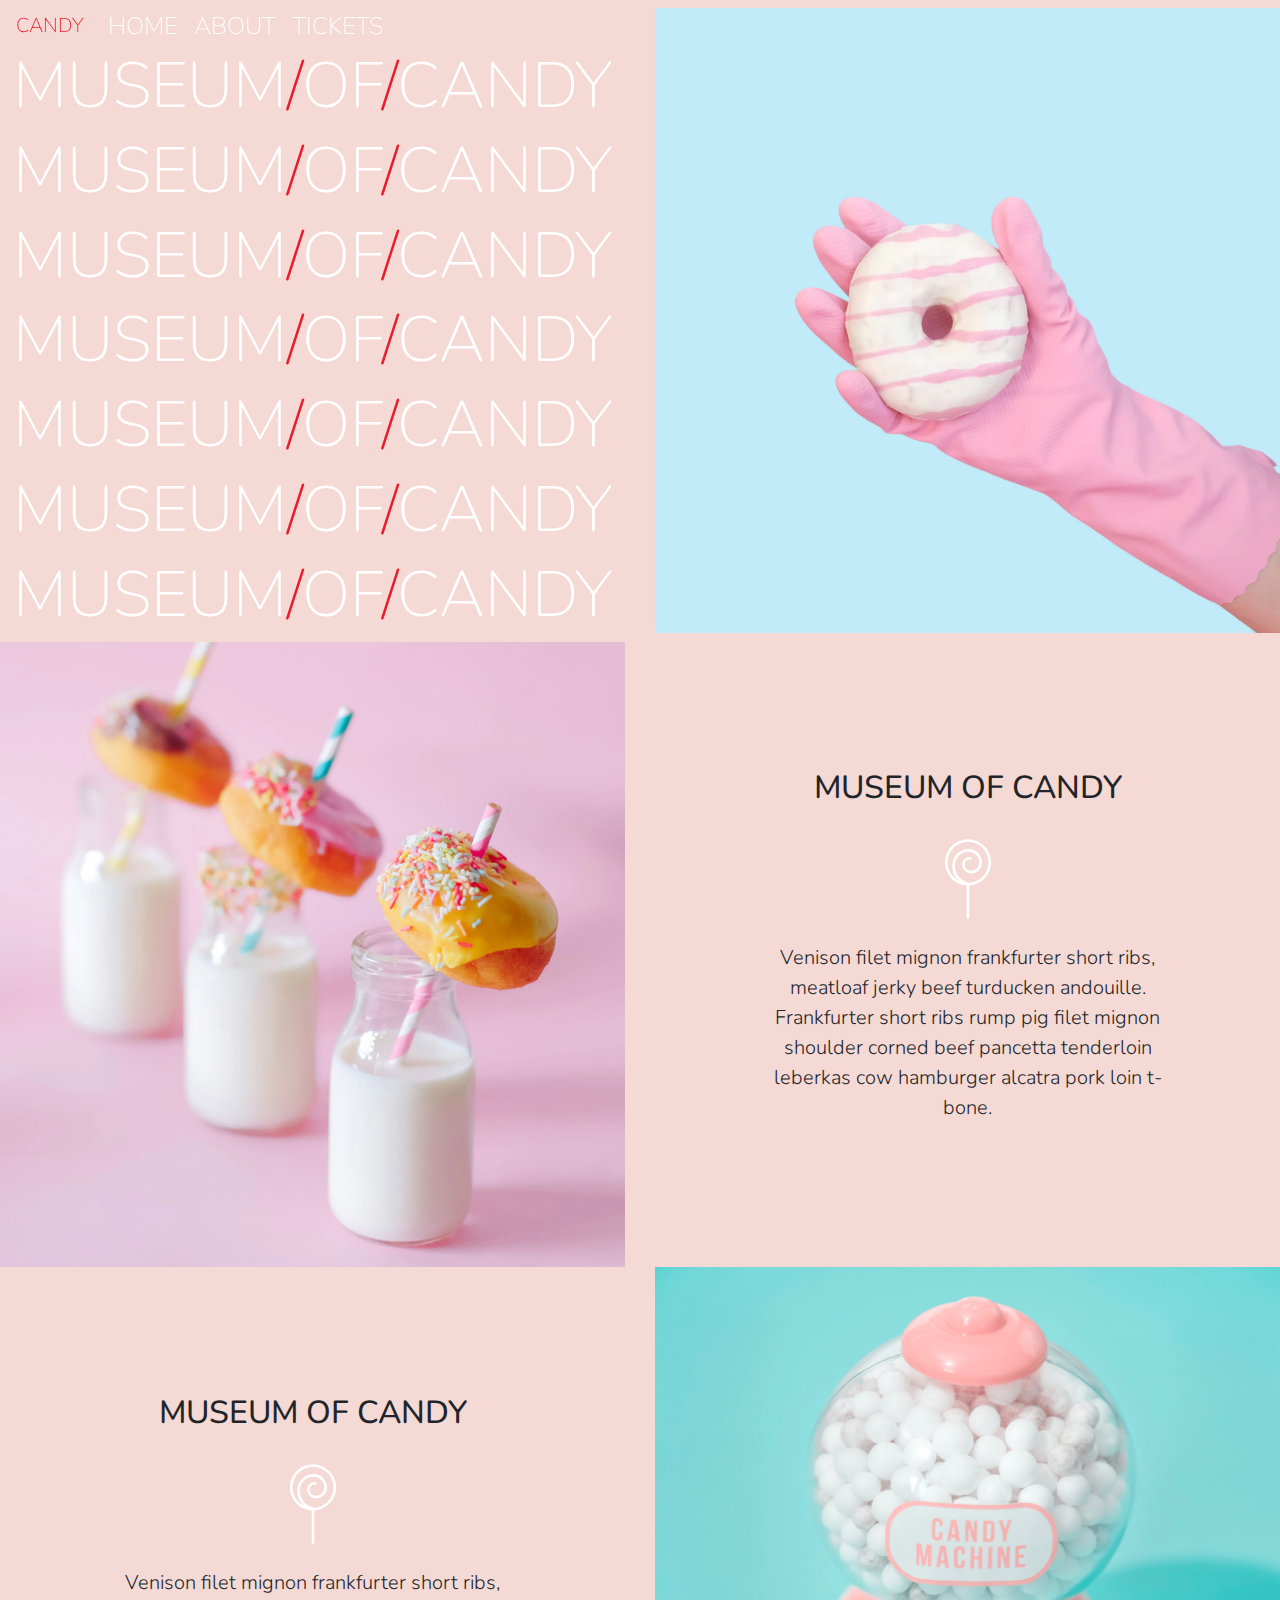
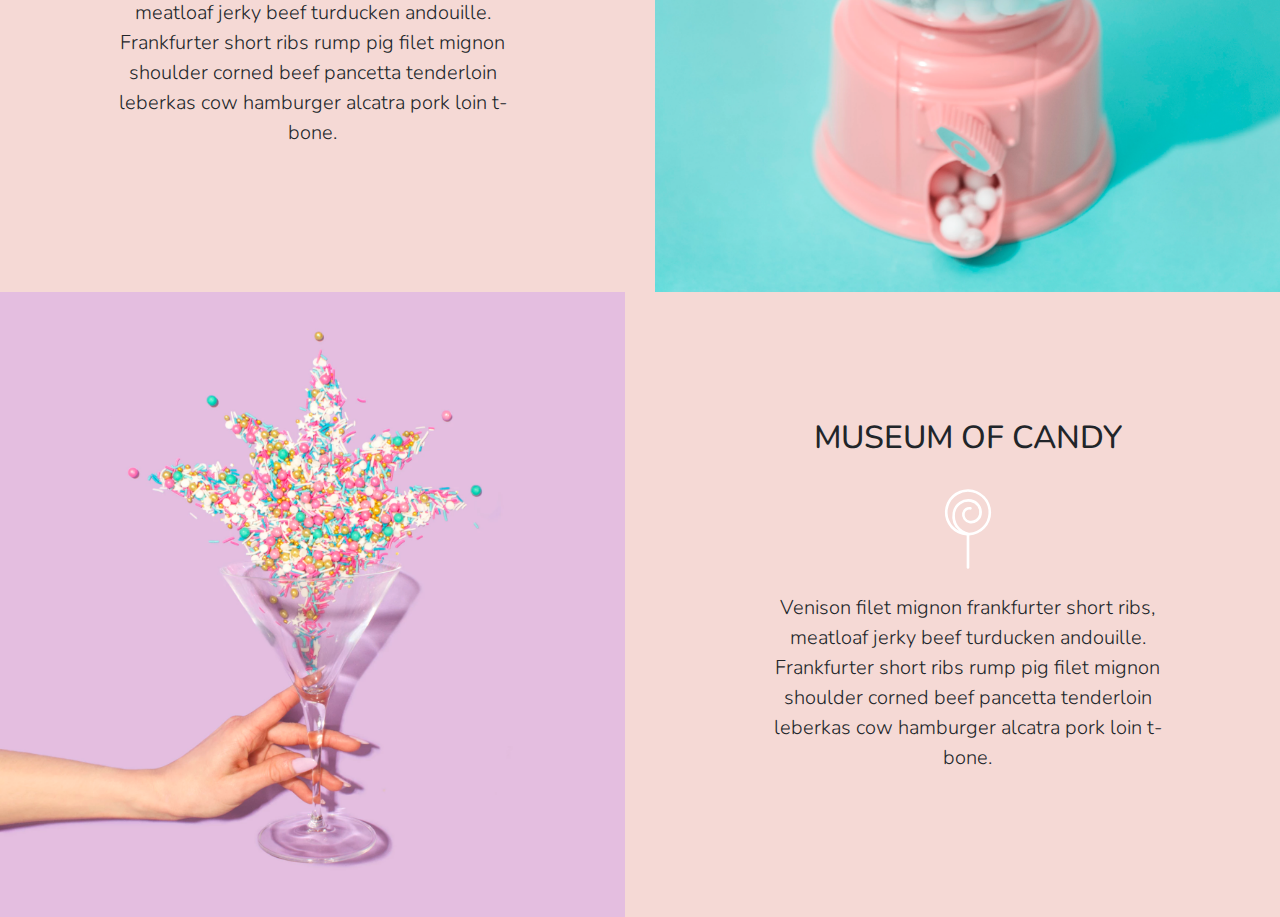
<file: index.html>
<!DOCTYPE html>
	<html>
	<head>





		<link href="https://fonts.googleapis.com/css?family=Nunito|Source+Sans+Pro" rel="stylesheet">


		<link rel="stylesheet" href="https://stackpath.bootstrapcdn.com/bootstrap/4.3.1/css/bootstrap.min.css" integrity="sha384-ggOyR0iXCbMQv3Xipma34MD+dH/1fQ784/j6cY/iJTQUOhcWr7x9JvoRxT2MZw1T" crossorigin="anonymous">
		
		<link rel="stylesheet" type="text/css" href="apps.css">
		
		<title>Museum of Candy</title>
	</head>
	
	<body>

<nav id= "mainNavbar" class="navbar navbar-dark navbar-expand-md py-0 fixed-top">
  <a class="navbar-brand" href="#">CANDY</a>
  <button class="navbar-toggler" data-toggle="collapse" data-target="#navLinks" aria-label="Toggle navigation">
    <span class="navbar-toggler-icon"></span>
  </button>

  <div class="collapse navbar-collapse" id="navLinks">
    <ul class="navbar-nav">
      <li class="nav-item">
        <a href="" class="nav-link">HOME</a>
      </li>
      <li class="nav-item">
        <a href="" class="nav-link">ABOUT</a>
      </li>
            <li class="nav-item">
        <a href="" class="nav-link">TICKETS</a>
      </li>
    </ul>
  </div>
</nav>

<section class="container-fluid px-0 content">
  <div class="row align-items-center">
    <div class="col-lg-6">
      <div id="headingGroup" class="text-white text-center d-none d-lg-block mt-5">
      <h1 class="display-2">MUSEUM<span>/</span>OF<span>/</span>CANDY</h1>
      <h1 class="display-2">MUSEUM<span>/</span>OF<span>/</span>CANDY</h1>
      <h1 class="display-2">MUSEUM<span>/</span>OF<span>/</span>CANDY</h1>
      <h1 class="display-2">MUSEUM<span>/</span>OF<span>/</span>CANDY</h1>
      <h1 class="display-2">MUSEUM<span>/</span>OF<span>/</span>CANDY</h1>
      <h1 class="display-2">MUSEUM<span>/</span>OF<span>/</span>CANDY</h1>
      <h1 class="display-2">MUSEUM<span>/</span>OF<span>/</span>CANDY</h1>
      </div>
    </div>
    <div class="col-md-6">
      <img class="img-fluid" src="imgs/hand2.png" alt="Giant Donut in a persons hand" class="img-fluid">
  </div>
</section>

<section class="container-fluid px-0 ">
   <div class="row align-items-center content">
      <div class="col-md-6 order-2 order-md-1">
        <img src="imgs/milk.png" alt="3 little bootles of milk with a straw" class="img-fluid"> 
      </div>
      <div class="col-md-6 text-center order-1 order-md-2">
        <div class="row justify-content-center">
          <div class="col-10 col-lg-8 blurb mb-5 mb-md-0"> 
              <h2>MUSEUM OF CANDY</h2>
              <img src="imgs/lolli_icon.png" class="img-fluid" alt="Lollipop icon" class="d-none d-lg-inline">
              <p class="lead blurb">Venison filet mignon frankfurter short ribs, meatloaf jerky beef turducken andouille. Frankfurter short ribs rump pig filet mignon shoulder corned beef pancetta tenderloin leberkas cow hamburger alcatra pork loin t-bone.</p> 
          </div>
        </div>
      </div>
    </div>  
     <div class="row align-items-center content">
     
      <div class="col-md-6 text-center">
        <div class="row justify-content-center">
          <div class="col-10 col-lg-8 blurb mb-5 mb-md-0"> 
              <h2>MUSEUM OF CANDY</h2>
              <img src="imgs/lolli_icon.png"class="img-fluid" alt="" class="d-none d-lg-inline">
              <p class="lead blurb">Venison filet mignon frankfurter short ribs, meatloaf jerky beef turducken andouille. Frankfurter short ribs rump pig filet mignon shoulder corned beef pancetta tenderloin leberkas cow hamburger alcatra pork loin t-bone.</p> 
          </div>
        </div>
      </div>
       <div class="col-md-6">
        <img src="imgs/gumball.png" alt="" class="img-fluid"> 
      </div>
    </div>
    <section class="container-fluid px-0 ">
   <div class="row align-items-center content">
      <div class="col-md-6 order-2 order-md-1">
        <img src="imgs/sprinkles.png" alt="3 little bootles of milk with a straw" class="img-fluid"> 
      </div>
      <div class="col-md-6 text-center order-1 order-md-2">
        <div class="row justify-content-center">
          <div class="col-10 col-lg-8 blurb mb-5 mb-md-0"> 
              <h2>MUSEUM OF CANDY</h2>
              <img src="imgs/lolli_icon.png" class="img-fluid" alt="Lollipop icon" class="d-none d-lg-inline">
              <p class="lead blurb">Venison filet mignon frankfurter short ribs, meatloaf jerky beef turducken andouille. Frankfurter short ribs rump pig filet mignon shoulder corned beef pancetta tenderloin leberkas cow hamburger alcatra pork loin t-bone.</p> 
          </div>
        </div>
      </div>
</section>


		<script src="https://code.jquery.com/jquery-3.3.1.slim.min.js" integrity="sha384-q8i/X+965DzO0rT7abK41JStQIAqVgRVzpbzo5smXKp4YfRvH+8abtTE1Pi6jizo" crossorigin="anonymous"></script>

		<script src="https://cdnjs.cloudflare.com/ajax/libs/popper.js/1.14.7/umd/popper.min.js" integrity="sha384-UO2eT0CpHqdSJQ6hJty5KVphtPhzWj9WO1clHTMGa3JDZwrnQq4sF86dIHNDz0W1" crossorigin="anonymous"></script>

		<script src="https://stackpath.bootstrapcdn.com/bootstrap/4.3.1/js/bootstrap.min.js" integrity="sha384-JjSmVgyd0p3pXB1rRibZUAYoIIy6OrQ6VrjIEaFf/nJGzIxFDsf4x0xIM+B07jRM" crossorigin="anonymous"></script>


    <script>
      $(function () {
        $(document).scroll(function(){
          var $nav = $("#mainNavbar");
          $nav.toggleClass("scrolled", $(this).scrollTop() > $nav.height ());
        })
      })
    </script>


	</body>
	</html>
</file>
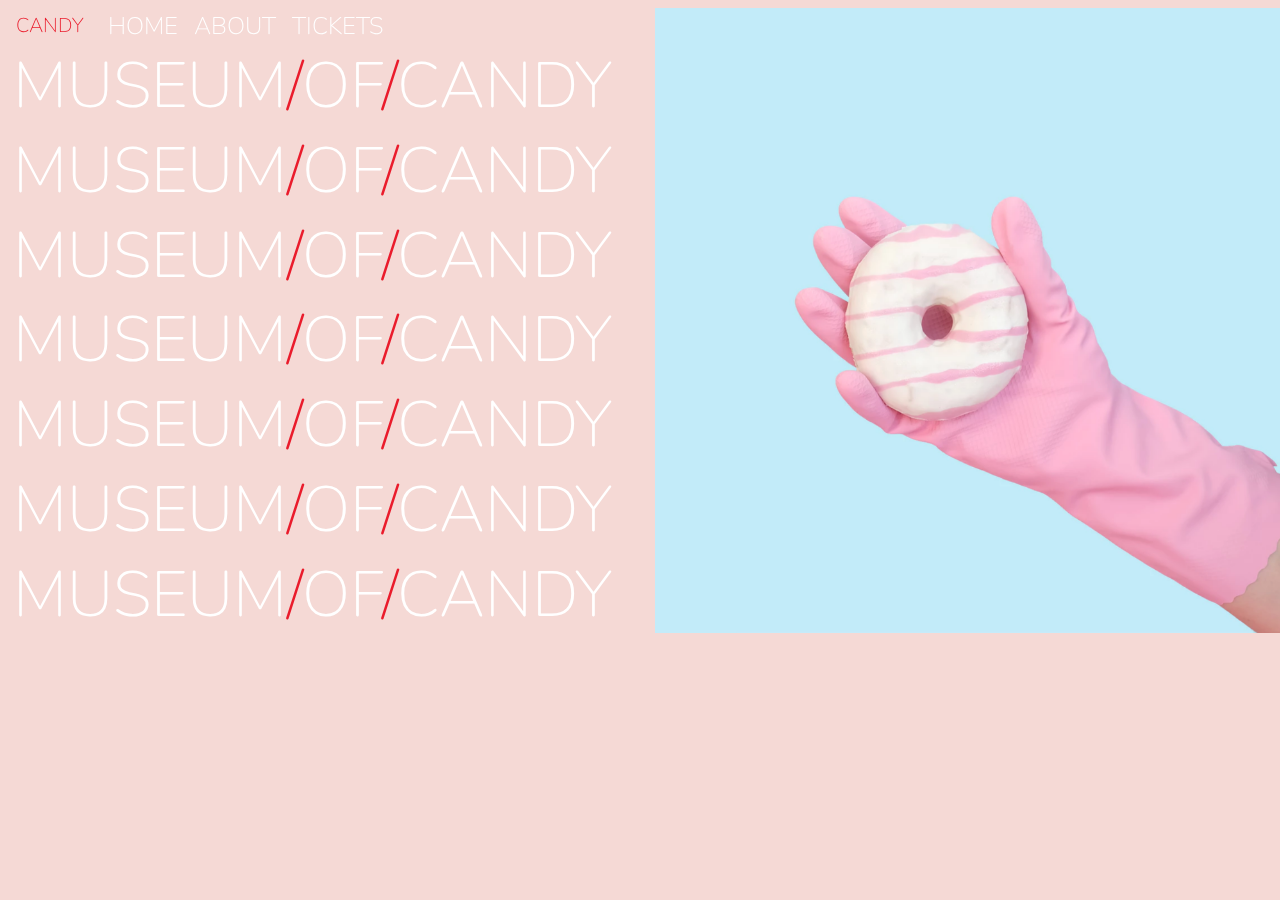
<file: Museum of Candy Project.html>
<!DOCTYPE html>
	<html>
	<head>





		<link href="https://fonts.googleapis.com/css?family=Nunito|Source+Sans+Pro" rel="stylesheet">


		<link rel="stylesheet" href="https://stackpath.bootstrapcdn.com/bootstrap/4.3.1/css/bootstrap.min.css" integrity="sha384-ggOyR0iXCbMQv3Xipma34MD+dH/1fQ784/j6cY/iJTQUOhcWr7x9JvoRxT2MZw1T" crossorigin="anonymous">
		
		<link rel="stylesheet" type="text/css" href="apps.css">
		
		<title>Museum of Candy</title>
	</head>
	
	<body>

<nav id= "mainNavbar" class="navbar navbar-dark navbar-expand-md py-0 fixed-top">
  <a class="navbar-brand" href="#">CANDY</a>
  <button class="navbar-toggler" data-toggle="collapse" data-target="#navLinks" aria-label="Toggle navigation">
    <span class="navbar-toggler-icon"></span>
  </button>

  <div class="collapse navbar-collapse" id="navLinks">
    <ul class="navbar-nav">
      <li class="nav-item">
        <a href="" class="nav-link">HOME</a>
      </li>
      <li class="nav-item">
        <a href="" class="nav-link">ABOUT</a>
      </li>
            <li class="nav-item">
        <a href="" class="nav-link">TICKETS</a>
      </li>

    </ul>

  </div>
</nav>

<section class="container-fluid px-0">
  <div class="row align-items-center">
    <div class="col-6">
      <div id="headingGroup" class="text-white text-center d-none d-lg-block mt-5">
      <h1 class="display-2">MUSEUM<span>/</span>OF<span>/</span>CANDY</h1>
      <h1 class="display-2">MUSEUM<span>/</span>OF<span>/</span>CANDY</h1>
      <h1 class="display-2">MUSEUM<span>/</span>OF<span>/</span>CANDY</h1>
      <h1 class="display-2">MUSEUM<span>/</span>OF<span>/</span>CANDY</h1>
      <h1 class="display-2">MUSEUM<span>/</span>OF<span>/</span>CANDY</h1>
      <h1 class="display-2">MUSEUM<span>/</span>OF<span>/</span>CANDY</h1>
      <h1 class="display-2">MUSEUM<span>/</span>OF<span>/</span>CANDY</h1>
      </div>
    </div>
    <div class="col-6">
      <img class="img-fluid" src="imgs/hand2.png">
  </div>
</section>




		<script src="https://code.jquery.com/jquery-3.3.1.slim.min.js" integrity="sha384-q8i/X+965DzO0rT7abK41JStQIAqVgRVzpbzo5smXKp4YfRvH+8abtTE1Pi6jizo" crossorigin="anonymous"></script>

		<script src="https://cdnjs.cloudflare.com/ajax/libs/popper.js/1.14.7/umd/popper.min.js" integrity="sha384-UO2eT0CpHqdSJQ6hJty5KVphtPhzWj9WO1clHTMGa3JDZwrnQq4sF86dIHNDz0W1" crossorigin="anonymous"></script>

		<script src="https://stackpath.bootstrapcdn.com/bootstrap/4.3.1/js/bootstrap.min.js" integrity="sha384-JjSmVgyd0p3pXB1rRibZUAYoIIy6OrQ6VrjIEaFf/nJGzIxFDsf4x0xIM+B07jRM" crossorigin="anonymous"></script>

	</body>
	</html>
</file>
<file: apps.css>
body {
	background: #f5d9d5;
	font-family: "Nunito", sans-serif;
}

#mainNavbar {
	font-size: 1.5rem;
	font-weight: 100;	
}


#mainNavbar .nav-link {
	color: white;
}

#mainNavbar .nav-link:hover {
	color: #EA1C2C;
}

#mainNavbar .navbar-brand {
	color: #EA1C2C;

}

#headingGroup span {
	color: #EA1C2C;
}

#headingGroup h1{
	font-weight: 100;
	font-size: 4rem;
}

@media (max-width: 1200px) {
	#headingGroup h1{
	font-weight: 100;
	font-size: 3rem;
	}
}
</file>
